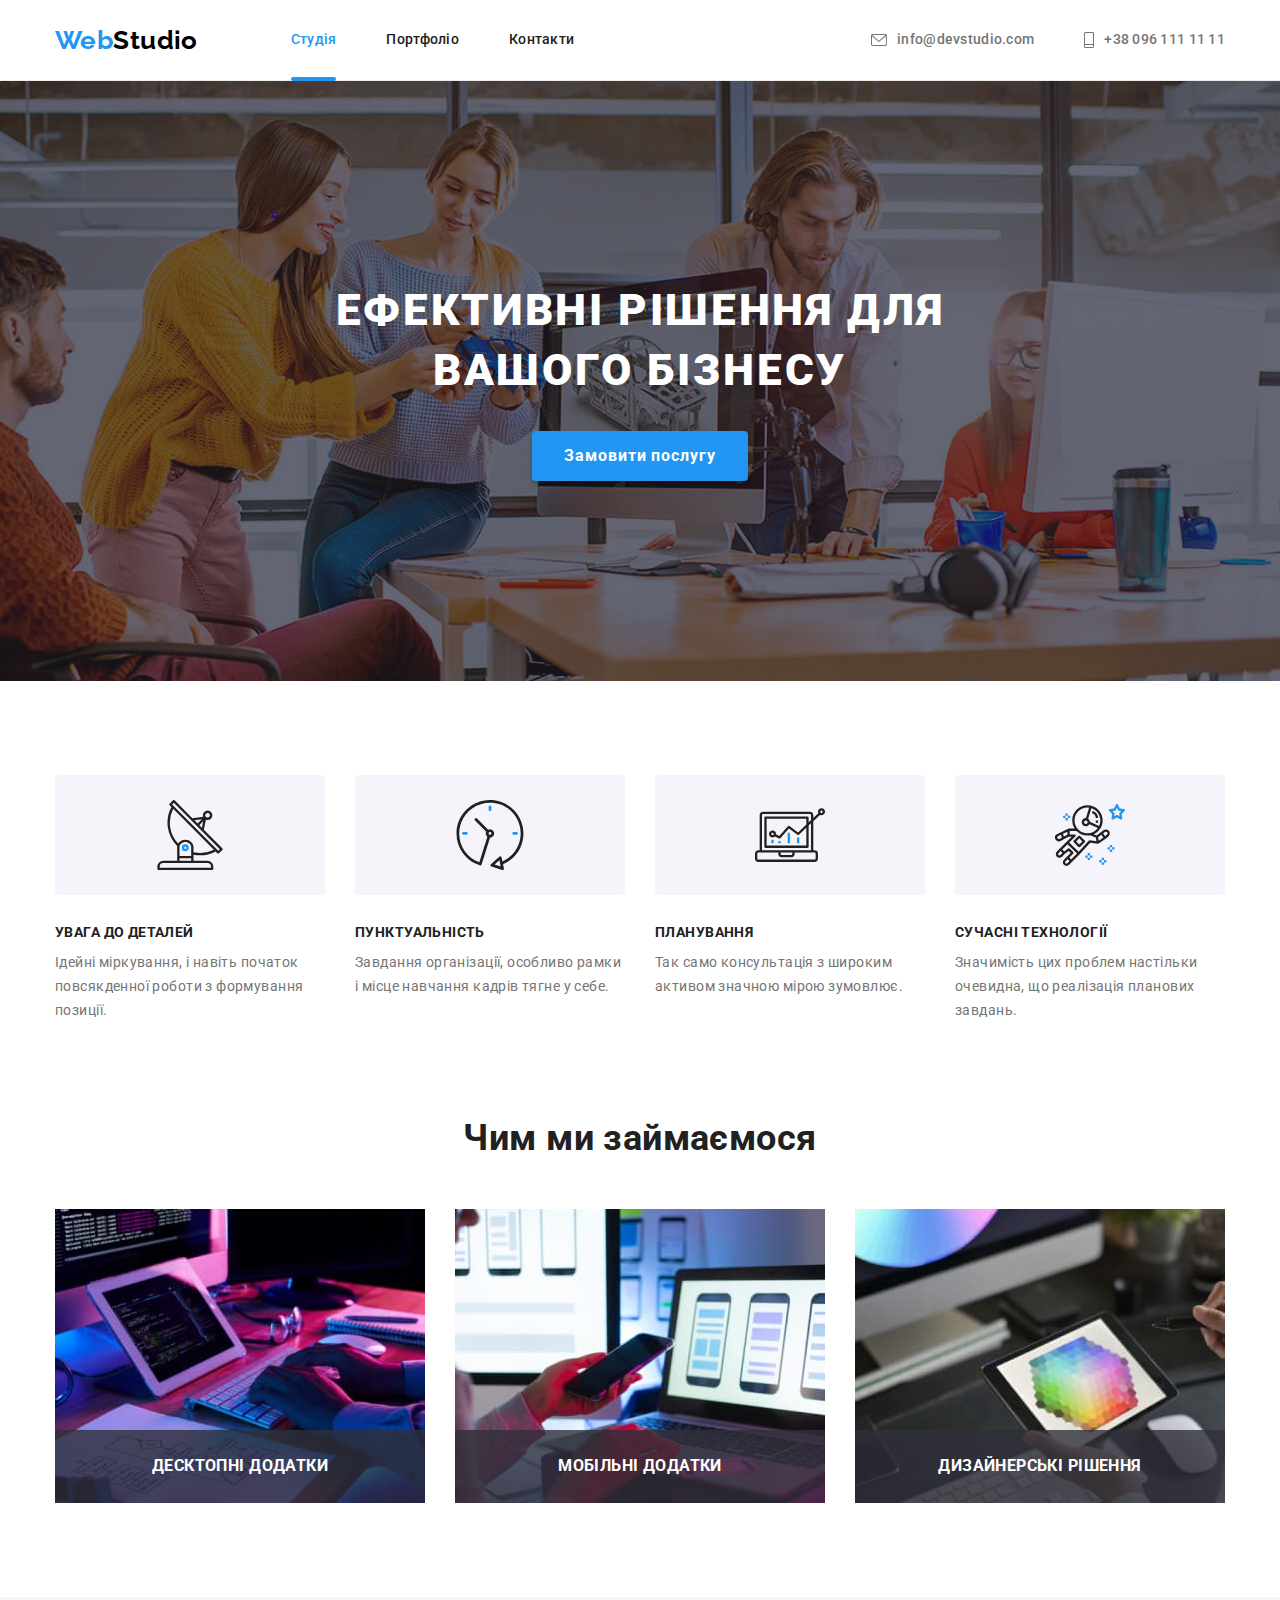
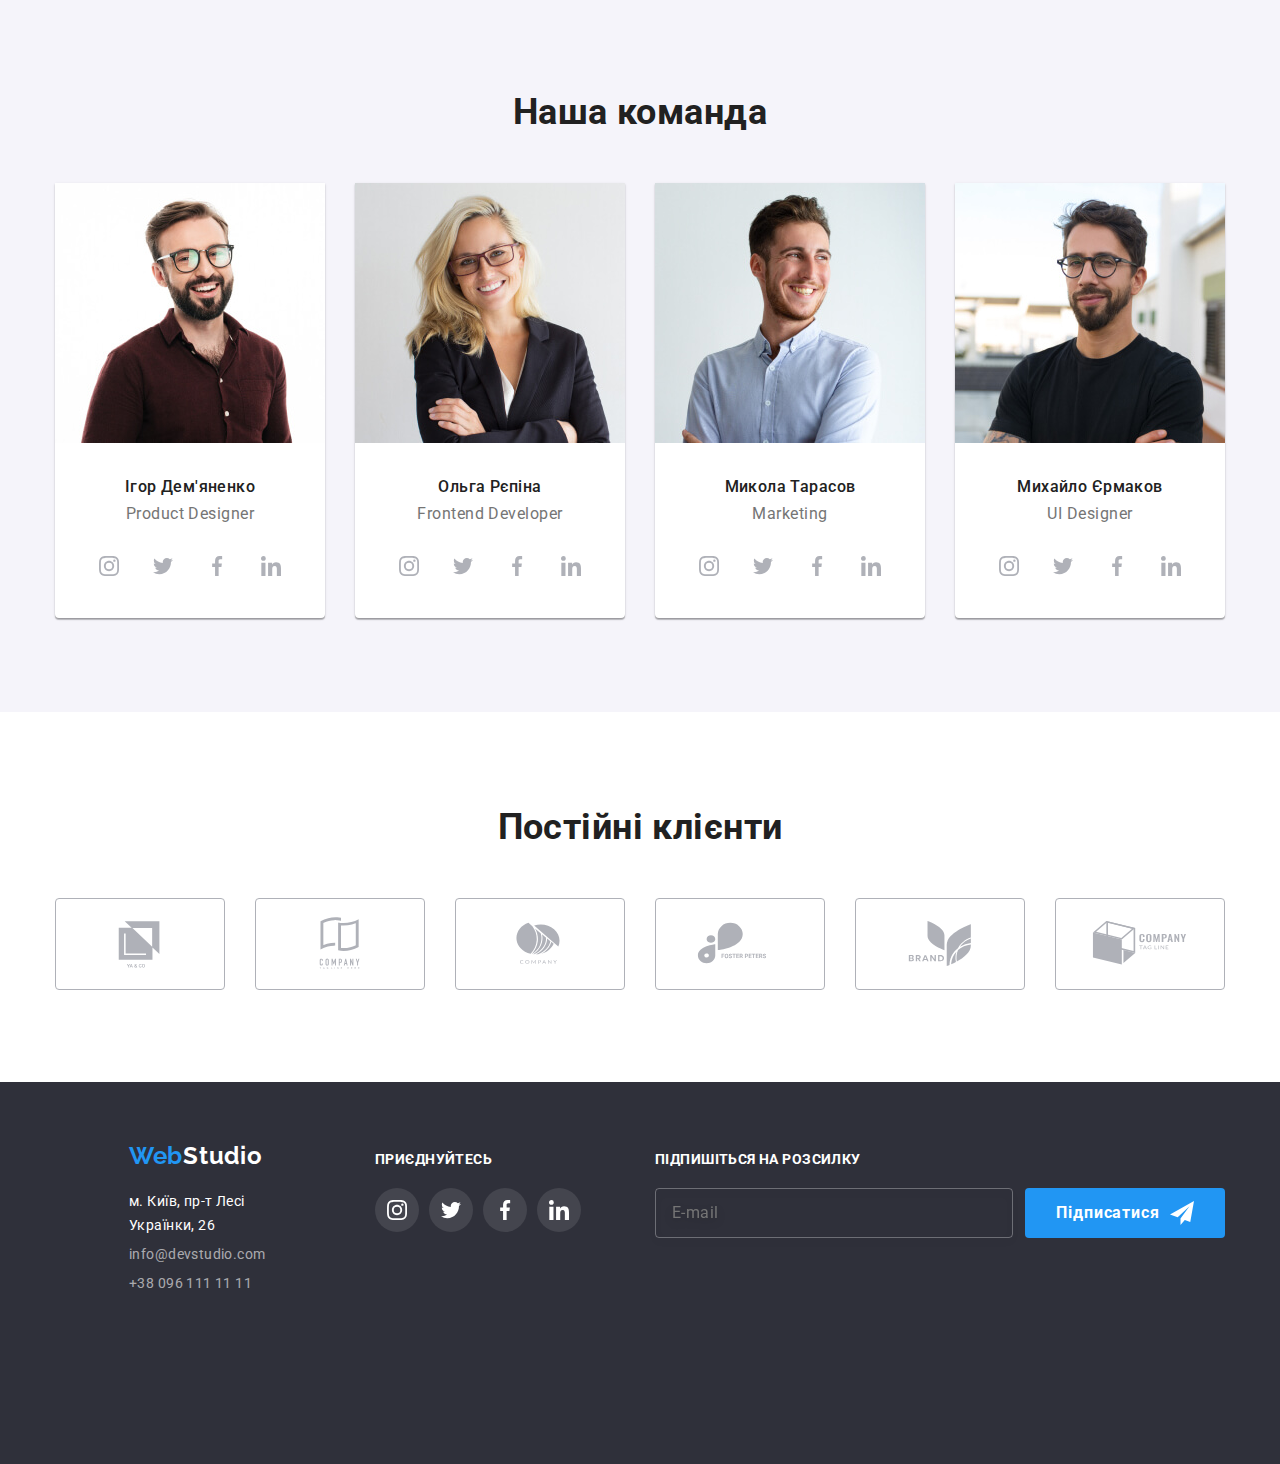
<file: index.html>
<!DOCTYPE html>
<html lang="uk">
  <head>
    <meta charset="UTF-8" />
    <meta http-equiv="X-UA-Compatible" content="IE=edge" />
    <meta name="viewport" content="width=device-width, initial-scale=1.0" />
    <title>Студія</title>
    <link rel="stylesheet" href="./css/main.min.css" />
  </head>
  <body>
    <header class="header">
      <div class="container" id="mobile-menu">
        <div class="header-mobile">
          <a class="header__logo-mobile" href="./index.html"
            >Web<span class="header__logo-accent">Studio</span>
          </a>
          <button
            class="mobile-header__button menu-toggle js-open-menu"
            type="button"
            aria-expanded="false"
            aria-controls="mobile-menu"
          >
            <svg
              class="icon-menu"
              width="24"
              height="24"
              aria-label="Мобільне меню"
            >
              <use href="./images/sptite4-mobil.svg#mobil-btn-menu"></use>
            </svg>
          </button>
        </div>
      </div>
      <div class="header__container container flex__container">
        <nav class="header__nav">
          <div class="nav__container">
            <a class="header__logo" href="./index.html"
              >Web<span class="header__logo-accent">Studio</span></a
            >
            <nav class="nav">
              <ul class="nav__links list">
                <li class="item">
                  <a href="./index.html" class="link current">Студія</a>
                </li>
                <li class="item">
                  <a href="./portfolio.html" class="link">Портфоліо</a>
                </li>
                <li class="item"><a href="" class="link">Контакти</a></li>
              </ul>
            </nav>
          </div>
        </nav>
        <div class="header__cont">
          <a class="cont__link" href="mailto:info@devstudio.com">
            <svg class="cont__icon" width="16" height="12">
              <use href="./images/symbol-defs.svg#contact-mail"></use>
            </svg>
            info@devstudio.com
          </a>
          <a class="cont__link" href="tel:+380961111111">
            <svg class="cont__icon" width="10" height="16">
              <use href="./images/symbol-defs.svg#contact-phone"></use>
            </svg>
            +38 096 111 11 11
          </a>
        </div>
      </div>
    </header>

    <!-- Мобільне меню -->
    <div class="container menu-container js-menu-container" id="mobile-menu">
      <button
        class="menu-container__button menu-toggle js-close-menu"
        type="button"
        aria-expanded="false"
        aria-controls="mobile-menu"
      >
        <svg
          class="icon-menu"
          width="24"
          height="24"
          aria-label="Мобільне меню"
        >
          <use href="./images/sptite4-mobil.svg#mobil-btn-close"></use>
        </svg>
      </button>
      <div class="mobile-menu">
        <nav class="site-nav mobile-nav">
          <ul class="list-navigation">
            <li class="navigation__item navigation__item-current">
              <a href="./index.html" class="navigation__link">Студія</a>
            </li>
            <li class="navigation__item">
              <a href="./portfolio.html" class="navigation__link">Портфоліо</a>
            </li>
            <li class="navigation__item">
              <a href="" class="navigation__link">Контакти</a>
            </li>
          </ul>
          <div>
            <ul class="mobile-contacts">
              <li class="mobile-contacts__item">
                <a
                  href="tel:+380961111111"
                  class="mobile-contacts__link mobile-contacts__link--number"
                  >+38 096 111 11 11</a
                >
              </li>
              <li class="mobile-contacts__item">
                <a
                  href="mailto:info@devstudio.com"
                  class="mobile-contacts__link mobile-contacts__link--mail"
                  >info@devstudio.com</a
                >
              </li>
            </ul>
            <ul class="social-list">
              <li class="social-list__item">
                <a class="social-list__link" href="#">Instagram</a>
              </li>
              <li class="social-list__item">
                <a class="social-list__link" href="#">Twitter</a>
              </li>
              <li class="social-list__item">
                <a class="social-list__link" href="#">Facebook</a>
              </li>
              <li class="social-list__item social-list__item--without">
                <a class="social-list__link" href="#">LinkedIn</a>
              </li>
            </ul>
          </div>
        </nav>
      </div>
    </div>
    <!-- Кінець мобільного меню -->

    <main>
      <section class="hero">
        <div class="container">
          <h1 class="hero__title">Ефективні рішення для<br />вашого бізнесу</h1>
          <div class="hero__btn">
            <button class="btn__item" type="button" data-modal-open>
              Замовити послугу
            </button>
          </div>
        </div>
      </section>
      <section class="section benefits">
        <div class="container benefits__container">
          <h2 class="visually-hidden">Переваги компанії</h2>
          <ul class="benefits__list list">
            <li class="benefit__item">
              <div class="benefit__icon">
                <svg width="70" height="70">
                  <use href="./images/symbol-defs.svg#benefit-antenna"></use>
                </svg>
              </div>
              <h3 class="benefit__title">увага до деталей</h3>
              <p>
                Ідейні міркування, і навіть початок повсякденної роботи з
                формування позиції.
              </p>
            </li>
            <li class="benefit__item">
              <div class="benefit__icon">
                <svg width="70" height="70">
                  <use href="./images/symbol-defs.svg#benefit-clock"></use>
                </svg>
              </div>
              <h3 class="benefit__title">пунктуальність</h3>
              <p>
                Завдання організації, особливо рамки і місце навчання кадрів
                тягне у себе.
              </p>
            </li>
            <li class="benefit__item">
              <div class="benefit__icon">
                <svg width="70" height="70">
                  <use href="./images/symbol-defs.svg#benefit-diagram"></use>
                </svg>
              </div>
              <h3 class="benefit__title">планування</h3>
              <p>
                Так само консультація з широким активом значною мірою зумовлює.
              </p>
            </li>
            <li class="benefit__item">
              <div class="benefit__icon">
                <svg width="70" height="70">
                  <use href="./images/symbol-defs.svg#benefit-astronaut"></use>
                </svg>
              </div>
              <h3 class="benefit__title">сучасні технології</h3>
              <p>
                Значимість цих проблем настільки очевидна, що реалізація
                планових завдань.
              </p>
            </li>
          </ul>
        </div>
      </section>
      <section class="section functions">
        <div class="container functions__container">
          <h2 class="section-title">Чим ми займаємося</h2>
          <ul class="list functions-list">
            <li class="function__item">
              <img src="./images/jpg/box1-1200.jpg" alt="box1" width="370" />
              <h3 class="function__descr">десктопні додатки</h3>
            </li>
            <li class="function__item">
              <img src="./images/jpg/box2-1200.jpg" alt="box2" width="370" />
              <h3 class="function__descr">мобільні додатки</h3>
            </li>
            <li class="function__item">
              <img src="./images/jpg/box3-1200.jpg" alt="box3" width="370" />
              <h3 class="function__descr">дизайнерські рішення</h3>
            </li>
          </ul>
        </div>
      </section>
      <section class="section team">
        <div class="container">
          <h2 class="section-title">Наша команда</h2>
          <ul class="list team-list">
            <li class="team-card">
              <picture>
                <source
                  srcset="
                    ./images/jpg/team1-480.jpg    1x,
                    ./images/jpg/team1-480@2x.jpg 2x
                  "
                  type="image/jpg"
                  media="(max-width: 767px)"
                />

                <source
                  srcset="
                    ./images/jpg/team1-1200.jpg    1x,
                    ./images/jpg/team1-1200@2x.jpg 2x
                  "
                  type="image/jpg"
                  media="(min-width: 1200px)"
                />

                <source
                  srcset="
                    ./images/jpg/team1-768.jpg    1x,
                    ./images/jpg/team1-768@2x.jpg 2x
                  "
                  type="image/jpg"
                  media="(min-width: 768px)"
                />
                <img src="./images/jpg/team1-1200.jpg" alt="Ігор Дем'яненко" />
              </picture>

              <!-- <img src="./images/team1.jpg" alt="team1" width="270"> -->
              <div class="team-member">
                <h3 class="team-name">Ігор Дем'яненко</h3>
                <p class="team-role">Product Designer</p>
                <ul class="list connect-team-logo">
                  <li class="sn-team-button">
                    <a
                      class="sn-team-link"
                      href="./"
                      aria-label="instagram"
                      target="blank"
                      rel="noffolow"
                    >
                      <svg class="sn-team-logo" width="20" height="20">
                        <use href="./images/symbol-defs.svg#sn-instagram"></use>
                      </svg>
                    </a>
                  </li>
                  <li class="sn-team-button">
                    <a
                      class="sn-team-link"
                      href="./"
                      aria-label="twitter"
                      target="blank"
                      rel="noffolow"
                    >
                      <svg class="sn-team-logo" width="20" height="20">
                        <use href="./images/symbol-defs.svg#sn-twitter"></use>
                      </svg>
                    </a>
                  </li>
                  <li class="sn-team-button">
                    <a
                      class="sn-team-link"
                      href="./"
                      aria-label="facebook"
                      target="blank"
                      rel="noffolow"
                    >
                      <svg class="sn-team-logo" width="20" height="20">
                        <use href="./images/symbol-defs.svg#sn-facebook"></use>
                      </svg>
                    </a>
                  </li>
                  <li class="sn-team-button">
                    <a
                      class="sn-team-link"
                      href="./"
                      aria-label="linkedin"
                      target="blank"
                      rel="noffolow"
                    >
                      <svg class="sn-team-logo" width="20" height="20">
                        <use href="./images/symbol-defs.svg#sn-linkedin"></use>
                      </svg>
                    </a>
                  </li>
                </ul>
              </div>
            </li>
            <li class="team-card">
              <picture>
                <source
                  srcset="
                    ./images/jpg/team2-480.jpg    1x,
                    ./images/jpg/team2-480@2x.jpg 2x
                  "
                  type="image/jpg"
                  media="(max-width: 767px)"
                />

                <source
                  srcset="
                    ./images/jpg/team2-1200.jpg    1x,
                    ./images/jpg/team2-1200@2x.jpg 2x
                  "
                  type="image/jpg"
                  media="(min-width: 1200px)"
                />

                <source
                  srcset="
                    ./images/jpg/team2-768.jpg    1x,
                    ./images/jpg/team2-768@2x.jpg 2x
                  "
                  type="image/jpg"
                  media="(min-width: 768px)"
                />
                <img src="./images/jpg/team2-1200.jpg" alt="Ольга Рєпіна" />
              </picture>

              <div class="team-member">
                <h3 class="team-name">Ольга Рєпіна</h3>
                <p class="team-role">Frontend Developer</p>
                <ul class="list connect-team-logo">
                  <li class="sn-team-button">
                    <a
                      class="sn-team-link"
                      href="./"
                      aria-label="instagram"
                      target="blank"
                      rel="noffolow"
                    >
                      <svg class="sn-team-logo" width="20" height="20">
                        <use href="./images/symbol-defs.svg#sn-instagram"></use>
                      </svg>
                    </a>
                  </li>
                  <li class="sn-team-button">
                    <a
                      class="sn-team-link"
                      href="./"
                      aria-label="twitter"
                      target="blank"
                      rel="noffolow"
                    >
                      <svg class="sn-team-logo" width="20" height="20">
                        <use href="./images/symbol-defs.svg#sn-twitter"></use>
                      </svg>
                    </a>
                  </li>
                  <li class="sn-team-button">
                    <a
                      class="sn-team-link"
                      href="./"
                      aria-label="facebook"
                      target="blank"
                      rel="noffolow"
                    >
                      <svg class="sn-team-logo" width="20" height="20">
                        <use href="./images/symbol-defs.svg#sn-facebook"></use>
                      </svg>
                    </a>
                  </li>
                  <li class="sn-team-button">
                    <a
                      class="sn-team-link"
                      href="./"
                      aria-label="linkedin"
                      target="blank"
                      rel="noffolow"
                    >
                      <svg class="sn-team-logo" width="20" height="20">
                        <use href="./images/symbol-defs.svg#sn-linkedin"></use>
                      </svg>
                    </a>
                  </li>
                </ul>
              </div>
            </li>
            <li class="team-card">
              <picture>
                <source
                  srcset="
                    ./images/jpg/team3-480.jpg    1x,
                    ./images/jpg/team3-480@2x.jpg 2x
                  "
                  type="image/jpg"
                  media="(max-width: 767px)"
                />

                <source
                  srcset="
                    ./images/jpg/team3-1200.jpg    1x,
                    ./images/jpg/team3-1200@2x.jpg 2x
                  "
                  type="image/jpg"
                  media="(min-width: 1200px)"
                />

                <source
                  srcset="
                    ./images/jpg/team3-768.jpg    1x,
                    ./images/jpg/team3-768@2x.jpg 2x
                  "
                  type="image/jpg"
                  media="(min-width: 768px)"
                />
                <img src="./images/jpg/team3-1200.jpg" alt="Микола Тарасов" />
              </picture>

              <div class="team-member">
                <h3 class="team-name">Микола Тарасов</h3>
                <p class="team-role">Marketing</p>
                <ul class="list connect-team-logo">
                  <li class="sn-team-button">
                    <a
                      class="sn-team-link"
                      href="./"
                      aria-label="instagram"
                      target="blank"
                      rel="noffolow"
                    >
                      <svg class="sn-team-logo" width="20" height="20">
                        <use href="./images/symbol-defs.svg#sn-instagram"></use>
                      </svg>
                    </a>
                  </li>
                  <li class="sn-team-button">
                    <a
                      class="sn-team-link"
                      href="./"
                      aria-label="twitter"
                      target="blank"
                      rel="noffolow"
                    >
                      <svg class="sn-team-logo" width="20" height="20">
                        <use href="./images/symbol-defs.svg#sn-twitter"></use>
                      </svg>
                    </a>
                  </li>
                  <li class="sn-team-button">
                    <a
                      class="sn-team-link"
                      href="./"
                      aria-label="facebook"
                      target="blank"
                      rel="noffolow"
                    >
                      <svg class="sn-team-logo" width="20" height="20">
                        <use href="./images/symbol-defs.svg#sn-facebook"></use>
                      </svg>
                    </a>
                  </li>
                  <li class="sn-team-button">
                    <a
                      class="sn-team-link"
                      href="./"
                      aria-label="linkedin"
                      target="blank"
                      rel="noffolow"
                    >
                      <svg class="sn-team-logo" width="20" height="20">
                        <use href="./images/symbol-defs.svg#sn-linkedin"></use>
                      </svg>
                    </a>
                  </li>
                </ul>
              </div>
            </li>
            <li class="team-card">
              <picture>
                <source
                  srcset="
                    ./images/jpg/team4-480.jpg    1x,
                    ./images/jpg/team4-480@2x.jpg 2x
                  "
                  type="image/jpg"
                  media="(max-width: 767px)"
                />

                <source
                  srcset="
                    ./images/jpg/team4-1200.jpg    1x,
                    ./images/jpg/team4-1200@2x.jpg 2x
                  "
                  type="image/jpg"
                  media="(min-width: 1200px)"
                />

                <source
                  srcset="
                    ./images/jpg/team4-768.jpg    1x,
                    ./images/jpg/team4-768@2x.jpg 2x
                  "
                  type="image/jpg"
                  media="(min-width: 768px)"
                />
                <img src="./images/jpg/team4-1200.jpg" alt="Михайло Єрмаков" />
              </picture>

              <div class="team-member">
                <h3 class="team-name">Михайло Єрмаков</h3>
                <p class="team-role">UI Designer</p>
                <ul class="list connect-team-logo">
                  <li class="sn-team-button">
                    <a
                      class="sn-team-link"
                      href="./"
                      aria-label="instagram"
                      target="blank"
                      rel="noffolow"
                    >
                      <svg class="sn-team-logo" width="20" height="20">
                        <use href="./images/symbol-defs.svg#sn-instagram"></use>
                      </svg>
                    </a>
                  </li>
                  <li class="sn-team-button">
                    <a
                      class="sn-team-link"
                      href="./"
                      aria-label="twitter"
                      target="blank"
                      rel="noffolow"
                    >
                      <svg class="sn-team-logo" width="20" height="20">
                        <use href="./images/symbol-defs.svg#sn-twitter"></use>
                      </svg>
                    </a>
                  </li>
                  <li class="sn-team-button">
                    <a
                      class="sn-team-link"
                      href="./"
                      aria-label="facebook"
                      target="blank"
                      rel="noffolow"
                    >
                      <svg class="sn-team-logo" width="20" height="20">
                        <use href="./images/symbol-defs.svg#sn-facebook"></use>
                      </svg>
                    </a>
                  </li>
                  <li class="sn-team-button">
                    <a
                      class="sn-team-link"
                      href="./"
                      aria-label="linkedin"
                      target="blank"
                      rel="noffolow"
                    >
                      <svg class="sn-team-logo" width="20" height="20">
                        <use href="./images/symbol-defs.svg#sn-linkedin"></use>
                      </svg>
                    </a>
                  </li>
                </ul>
              </div>
            </li>
          </ul>
        </div>
      </section>
      <section class="section clients">
        <div class="container">
          <h2 class="section-title">Постійні клієнти</h2>
          <ul class="list client client-list">
            <li class="client-item">
              <a
                class="client-button"
                href="./"
                aria-label="client1"
                target="blank"
                rel="noffolow"
              >
                <svg class="logo-client" width="106px" height="60px">
                  <use href="./images/symbol-defs.svg#logo-client-1"></use>
                </svg>
              </a>
            </li>
            <li class="client-item">
              <a
                class="client-button"
                href="./"
                aria-label="client2"
                target="blank"
                rel="noffolow"
              >
                <svg class="logo-client" width="106px" height="60px">
                  <use href="./images/symbol-defs.svg#logo-client-2"></use>
                </svg>
              </a>
            </li>
            <li class="client-item">
              <a
                class="client-button"
                href="./"
                aria-label="client3"
                target="blank"
                rel="noffolow"
              >
                <svg class="logo-client" width="106px" height="60px">
                  <use href="./images/symbol-defs.svg#logo-client-3"></use>
                </svg>
              </a>
            </li>
            <li class="client-item">
              <a
                class="client-button"
                href="./"
                aria-label="client4"
                target="blank"
                rel="noffolow"
              >
                <svg class="logo-client" width="106px" height="60px">
                  <use href="./images/symbol-defs.svg#logo-client-4"></use>
                </svg>
              </a>
            </li>
            <li class="client-item">
              <a
                class="client-button"
                href="./"
                aria-label="client5"
                target="blank"
                rel="noffolow"
              >
                <svg class="logo-client" width="106px" height="60px">
                  <use href="./images/symbol-defs.svg#logo-client-5"></use>
                </svg>
              </a>
            </li>
            <li class="client-item">
              <a
                class="client-button"
                href="./"
                aria-label="client6"
                target="blank"
                rel="noffolow"
              >
                <svg class="logo-client" width="106px" height="60px">
                  <use href="./images/symbol-defs.svg#logo-client-6"></use>
                </svg>
              </a>
            </li>
          </ul>
        </div>
      </section>
    </main>
    <footer class="head__footer">
      <div class="container footer">
        <div class="tablet__container">
          <div class="footer__adress">
            <a class="logo__footer" href="./index.html"
              >Web<span class="logo-accent-footer">Studio</span></a
            >
            <ul class="list footer__contacts">
              <li class="footer-adress-cont">
                <a
                  class="footer-adress"
                  href="https://goo.gl/maps/aK3BdBVCncxGQwm48"
                  target="blank"
                  rel="noopener noreferrer"
                  >м. Київ, пр-т Лесі Українки, 26</a
                >
              </li>
              <li class="footer-contact-cont">
                <a class="footer-contact" href="mailto:info@devstudio.com"
                  >info@devstudio.com</a
                >
              </li>
              <li class="footer-contact-cont">
                <a class="footer-contact" href="tel:+380961111111"
                  >+38 096 111 11 11</a
                >
              </li>
            </ul>
          </div>
          <div class="connect">
            <h3 class="title__connect">ПРИЄДНУЙТЕСЬ</h3>
            <ul class="list connect-logo">
              <li class="sn-button">
                <a
                  class="sn-link"
                  href="./"
                  aria-label="instagram"
                  target="blank"
                  rel="noffolow"
                >
                  <svg class="sn-logo" width="20" height="20">
                    <use
                      href="./images/symbol-defs.svg#sn-instagram"
                      target="blank"
                      rel="noffolow"
                    ></use>
                  </svg>
                </a>
              </li>
              <li class="sn-button">
                <a
                  class="sn-link"
                  href="./"
                  aria-label="twitter"
                  target="blank"
                  rel="noffolow"
                >
                  <svg class="sn-logo" width="20" height="20">
                    <use
                      href="./images/symbol-defs.svg#sn-twitter"
                      target="blank"
                      rel="noffolow"
                    ></use>
                  </svg>
                </a>
              </li>
              <li class="sn-button">
                <a
                  class="sn-link"
                  href="./"
                  aria-label="facebook"
                  target="blank"
                  rel="noffolow"
                >
                  <svg class="sn-logo" width="20" height="20">
                    <use
                      href="./images/symbol-defs.svg#sn-facebook"
                      target="blank"
                      rel="noffolow"
                    ></use>
                  </svg>
                </a>
              </li>
              <li class="sn-button">
                <a
                  class="sn-link"
                  href="./"
                  aria-label="linkedin"
                  target="blank"
                  rel="noffolow"
                >
                  <svg class="sn-logo" width="20" height="20">
                    <use
                      href="./images/symbol-defs.svg#sn-linkedin"
                      target="blank"
                      rel="noffolow"
                    ></use>
                  </svg>
                </a>
              </li>
            </ul>
          </div>
        </div>

        <div class="footer-subscribe-conrainer">
          <div class="footer-subscribe-label">
            <label class="title-subscribe" for="email"
              >Підпишіться на розсилку</label
            >
            <input
              class="imput-email"
              name="email"
              type="email"
              id="email"
              placeholder="E-mail"
            />
          </div>
          <button type="submit" class="footer-btn">
            Підписатися
            <svg class="footer-send" width="24" height="24">
              <use href="./images/sptite3.svg#footer-send"></use>
            </svg>
          </button>
        </div>
      </div>
    </footer>

    <!-- Модальне вікно -->
    <div class="backdrop is-hidden" data-modal>
      <div class="modal">
        <button type="button" class="close-btn" data-modal-close>
          <svg class="svg-close-btn" width="18" height="18">
            <use href="./images/modal/sprite-modal.svg#close-btn"></use>
          </svg>
        </button>
        <form class="modal-main-form" autocomplete="off">
          <span class="modal-form-title"
            >Залиште свої дані, ми вам передзвонимо</span
          >
          <div class="input-area">
            <label class="form-label" for="name"
              >Ім'я
              <input
                class="form-input"
                name="name"
                type="text"
                id="name"
                required
                minlength="3"
                maxlength="20"
              />
              <svg class="modal-icon" width="18" height="18">
                <use href="./images/sptite3.svg#modal-person"></use>
              </svg>
            </label>
          </div>
          <div class="input-area">
            <label class="form-label" for="name"
              >Телефон
              <input
                class="form-input"
                name="phone"
                type="text"
                id="phone"
                required
                minlength="3"
                maxlength="20"
              />
              <svg class="modal-icon" width="18" height="18">
                <use href="./images/sptite3.svg#modal-phone"></use>
              </svg>
            </label>
          </div>
          <div class="input-area">
            <label class="form-label" for="name"
              >Пошта
              <input
                class="form-input"
                name="email"
                type="text"
                id="email"
                required
                minlength="3"
                maxlength="20"
              />
              <svg class="modal-icon" width="18" height="18">
                <use href="./images/sptite3.svg#modal-email"></use>
              </svg>
            </label>
          </div>
          <div class="input-area">
            <label class="form-label" for="comment">Коментар</label>
            <textarea
              class="form-text-area"
              id="comment"
              placeholder="Введіть текст"
            ></textarea>
          </div>
          <div class="accept">
            <input
              class="privacy-input"
              type="checkbox"
              name="privacy"
              id="privacy-check"
              value=""
            />
            <label class="privacy" for="privacy-check">
              <svg class="modal-check" width="16" height="15">
                <use href="./images/sptite3.svg#modal-check"></use>
              </svg>
              <span class="privacy-wrapp"
                >Погоджуюся з розсилкою та приймаю</span
              >
              <a class="form-link" href="/">Умови договору</a>
            </label>
          </div>
          <button class="form__btn" type="submit">Відправити</button>
        </form>
      </div>
    </div>
    <!-- Кінець модального вікна -->

    <script src="./js/modal.js"></script>
    <script src="./js/mobile-menu.js"></script>
  </body>
</html>
</file>
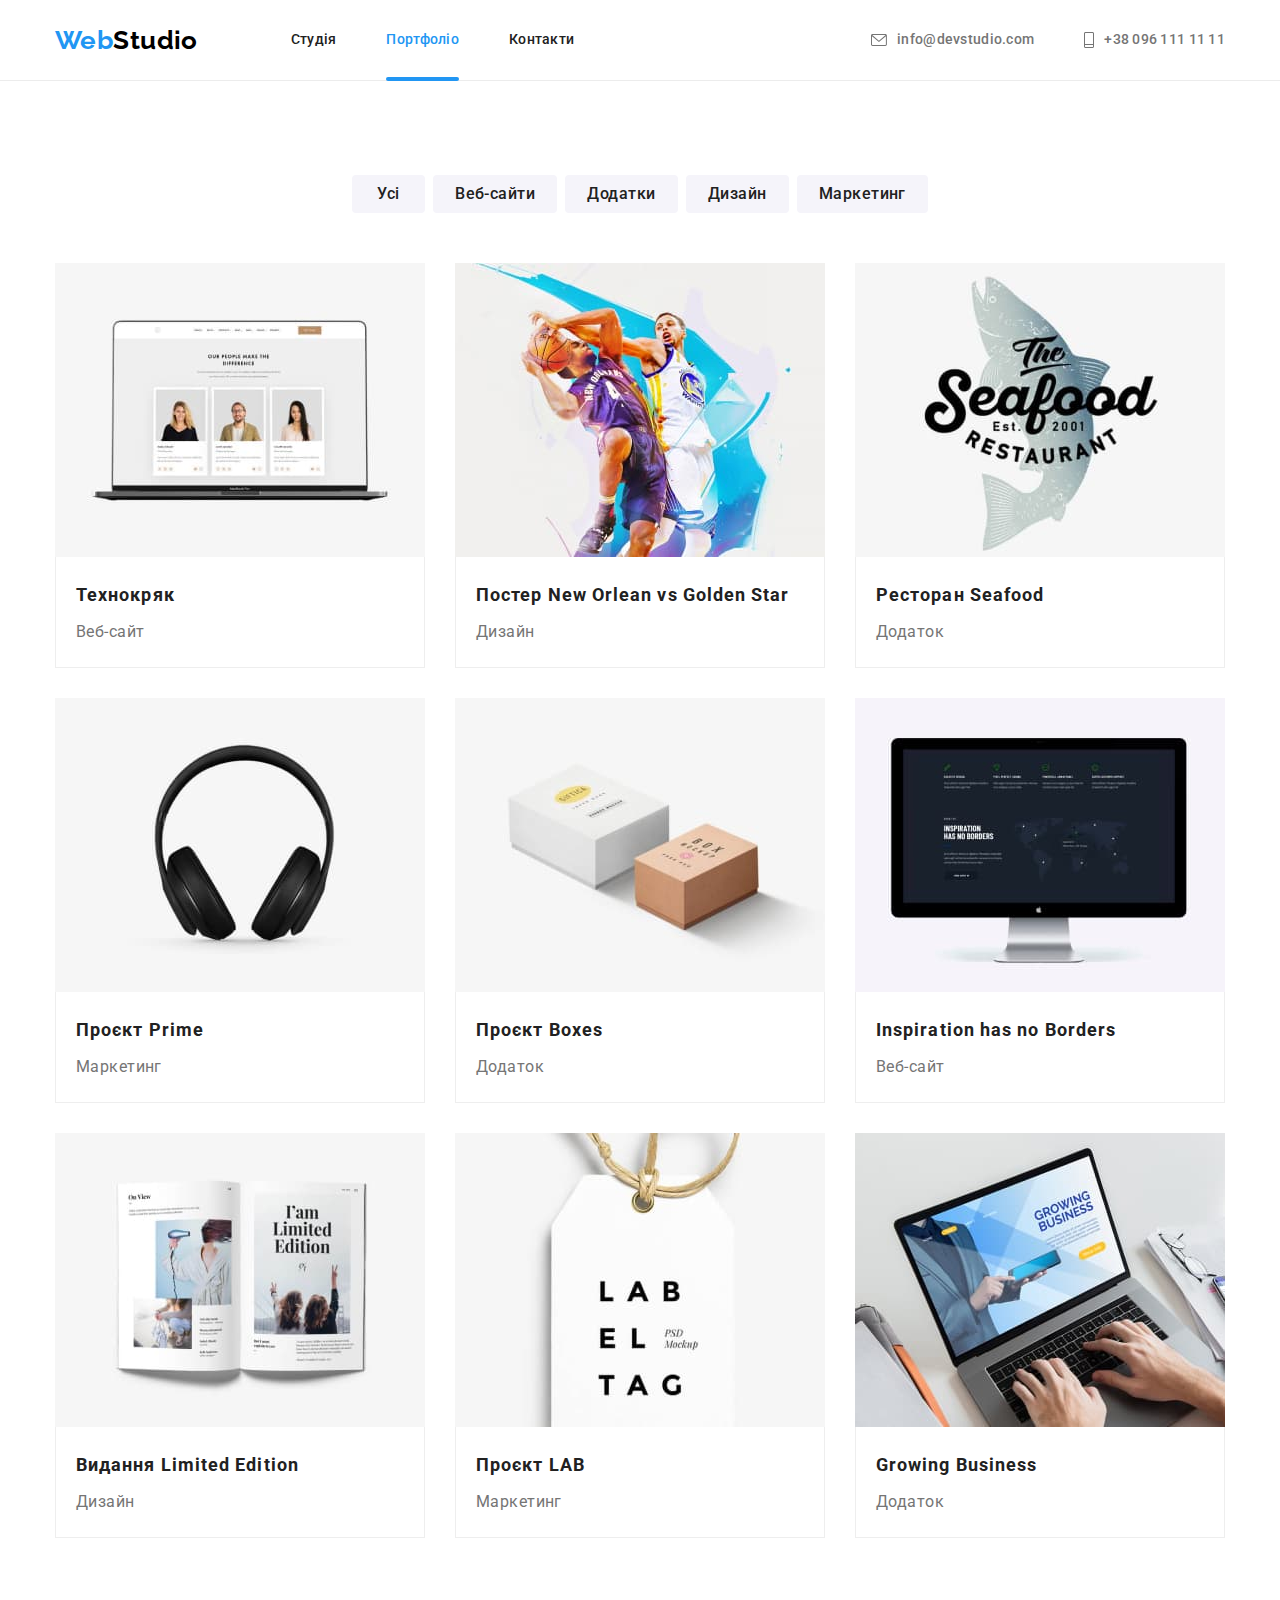
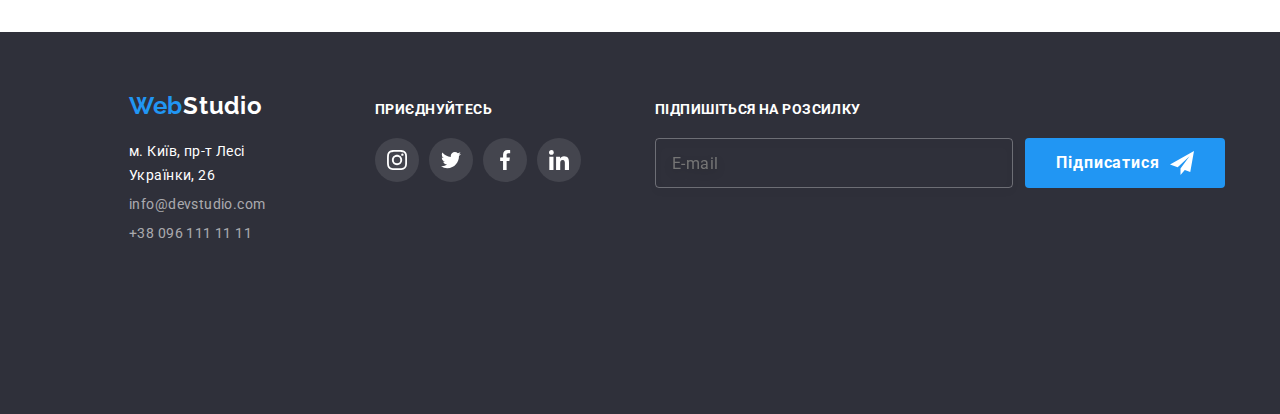
<file: portfolio.html>
<!DOCTYPE html>
<html lang="uk">
  <head>
    <meta charset="UTF-8" />
    <meta http-equiv="X-UA-Compatible" content="IE=edge" />
    <meta name="viewport" content="width=device-width, initial-scale=1.0" />
    <title>Портфоліо</title>
    <link rel="stylesheet" href="./css/main.min.css" />
  </head>
  <body>
    <header class="header">
      <div class="container" id="mobile-menu">
        <div class="header-mobile">
          <a class="header__logo-mobile" href="./index.html"
            >Web<span class="header__logo-accent">Studio</span></a
          >
          <button
            class="mobile-header__button menu-toggle js-open-menu"
            type="button"
            aria-expanded="false"
            aria-controls="mobile-menu"
          >
            <svg class="icon-menu" width="24" height="24" aria-label="Мобільне меню">
              <use href="./images/sptite4-mobil.svg#mobil-btn-menu"></use>
            </svg>
          </button>
        </div>
      </div>
      <div class="header__container container flex__container">
        <nav class="header__nav">
          <div class="nav__container">
            <a class="header__logo" href="./index.html"
              >Web<span class="header__logo-accent">Studio</span></a
            >
            <nav class="nav">
              <ul class="nav__links list">
                <li class="item">
                  <a href="./index.html" class="link">Студія</a>
                </li>
                <li class="item">
                  <a href="./portfolio.html" class="link current">Портфоліо</a>
                </li>
                <li class="item"><a href="" class="link">Контакти</a></li>
              </ul>
            </nav>
          </div>
        </nav>
        <div class="header__cont">
          <a class="cont__link" href="mailto:info@devstudio.com">
            <svg class="cont__icon" width="16" height="12">
              <use href="./images/symbol-defs.svg#contact-mail"></use>
            </svg>
            info@devstudio.com
          </a>
          <a class="cont__link" href="tel:+380961111111">
            <svg class="cont__icon" width="10" height="16">
              <use href="./images/symbol-defs.svg#contact-phone"></use>
            </svg>
            +38 096 111 11 11
          </a>
        </div>
      </div>
    </header>
    <main>
      <section class="section portfolio">
        <div class="container">
          <!-- <h1 class="">Заголовок порфоліо</h1> -->
          <ul class="list portfolio-btn-cont">
            <li class="portfolio-nav">
              <button class="btn-gray" type="button">Усі</button>
            </li>
            <li class="portfolio-nav">
              <button class="btn-gray" type="button">Веб-сайти</button>
            </li>
            <li class="portfolio-nav">
              <button class="btn-gray" type="button">Додатки</button>
            </li>
            <li class="portfolio-nav">
              <button class="btn-gray" type="button">Дизайн</button>
            </li>
            <li class="portfolio-nav">
              <button class="btn-gray" type="button">Маркетинг</button>
            </li>
          </ul>
          <ul class="list portfolio-section">
            <li class="portfolio-list">
              <div class="portfolio-ovelay">
                <img
                  class="img"
                  src="./images/portfolio/portfolio1.jpg"
                  alt="portfolio1"
                  width="370"
                />
                <p class="portfolio-ovelay-text">
                  Ресурс пропонує комплексні пропозиції з різним рівнем функціоналу та сервісів. Все
                  це дозволить відвідувачу отримати вичерпні відомості про компанію чи приватну
                  особу.
                </p>
              </div>
              <div class="portfolio-dsr">
                <h2 class="portfolio-list-title">Технокряк</h2>
                <p class="portfolio-list-text">Веб-сайт</p>
              </div>
            </li>
            <li class="portfolio-list">
              <div class="portfolio-ovelay">
                <img
                  class="img"
                  src="./images/portfolio/portfolio2.jpg"
                  alt="portfolio2"
                  width="370"
                />
                <p class="portfolio-ovelay-text">
                  Ресурс пропонує комплексні пропозиції з різним рівнем функціоналу та сервісів. Все
                  це дозволить відвідувачу отримати вичерпні відомості про компанію чи приватну
                  особу.
                </p>
              </div>
              <div class="portfolio-dsr">
                <h2 class="portfolio-list-title">Постер New Orlean vs Golden Star</h2>
                <p class="portfolio-list-text">Дизайн</p>
              </div>
            </li>
            <li class="portfolio-list">
              <div class="portfolio-ovelay">
                <img
                  class="img"
                  src="./images/portfolio/portfolio3.jpg"
                  alt="portfolio3"
                  width="370"
                />
                <p class="portfolio-ovelay-text">
                  Ресурс пропонує комплексні пропозиції з різним рівнем функціоналу та сервісів. Все
                  це дозволить відвідувачу отримати вичерпні відомості про компанію чи приватну
                  особу.
                </p>
              </div>
              <div class="portfolio-dsr">
                <h2 class="portfolio-list-title">Ресторан Seafood</h2>
                <p class="portfolio-list-text">Додаток</p>
              </div>
            </li>
            <li class="portfolio-list">
              <div class="portfolio-ovelay">
                <img
                  class="img"
                  src="./images/portfolio/portfolio4.jpg"
                  alt="portfolio4"
                  width="370"
                />
                <p class="portfolio-ovelay-text">
                  Ресурс пропонує комплексні пропозиції з різним рівнем функціоналу та сервісів. Все
                  це дозволить відвідувачу отримати вичерпні відомості про компанію чи приватну
                  особу.
                </p>
              </div>
              <div class="portfolio-dsr">
                <h2 class="portfolio-list-title">Проєкт Prime</h2>
                <p class="portfolio-list-text">Маркетинг</p>
              </div>
            </li>
            <li class="portfolio-list">
              <div class="portfolio-ovelay">
                <img
                  class="img"
                  src="./images/portfolio/portfolio5.jpg"
                  alt="portfolio5"
                  width="370"
                />
                <p class="portfolio-ovelay-text">
                  Ресурс пропонує комплексні пропозиції з різним рівнем функціоналу та сервісів. Все
                  це дозволить відвідувачу отримати вичерпні відомості про компанію чи приватну
                  особу.
                </p>
              </div>
              <div class="portfolio-dsr">
                <h2 class="portfolio-list-title">Проєкт Boxes</h2>
                <p class="portfolio-list-text">Додаток</p>
              </div>
            </li>
            <li class="portfolio-list">
              <div class="portfolio-ovelay">
                <img
                  class="img"
                  src="./images/portfolio/portfolio6.jpg"
                  alt="portfolio6"
                  width="370"
                />
                <p class="portfolio-ovelay-text">
                  Ресурс пропонує комплексні пропозиції з різним рівнем функціоналу та сервісів. Все
                  це дозволить відвідувачу отримати вичерпні відомості про компанію чи приватну
                  особу.
                </p>
              </div>
              <div class="portfolio-dsr">
                <h2 class="portfolio-list-title">Inspiration has no Borders</h2>
                <p class="portfolio-list-text">Веб-сайт</p>
              </div>
            </li>
            <li class="portfolio-list">
              <div class="portfolio-ovelay">
                <img
                  class="img"
                  src="./images/portfolio/portfolio7.jpg"
                  alt="portfolio7"
                  width="370"
                />
                <p class="portfolio-ovelay-text">
                  Ресурс пропонує комплексні пропозиції з різним рівнем функціоналу та сервісів. Все
                  це дозволить відвідувачу отримати вичерпні відомості про компанію чи приватну
                  особу.
                </p>
              </div>
              <div class="portfolio-dsr">
                <h2 class="portfolio-list-title">Видання Limited Edition</h2>
                <p class="portfolio-list-text">Дизайн</p>
              </div>
            </li>
            <li class="portfolio-list">
              <div class="portfolio-ovelay">
                <img
                  class="img"
                  src="./images/portfolio/portfolio8.jpg"
                  alt="portfolio8"
                  width="370"
                />
                <p class="portfolio-ovelay-text">
                  Ресурс пропонує комплексні пропозиції з різним рівнем функціоналу та сервісів. Все
                  це дозволить відвідувачу отримати вичерпні відомості про компанію чи приватну
                  особу.
                </p>
              </div>
              <div class="portfolio-dsr">
                <h2 class="portfolio-list-title">Проєкт LAB</h2>
                <p class="portfolio-list-text">Маркетинг</p>
              </div>
            </li>
            <li class="portfolio-list">
              <div class="portfolio-ovelay">
                <img
                  class="img"
                  src="./images/portfolio/portfolio9.jpg"
                  alt="portfolio9"
                  width="370"
                />
                <p class="portfolio-ovelay-text">
                  Ресурс пропонує комплексні пропозиції з різним рівнем функціоналу та сервісів. Все
                  це дозволить відвідувачу отримати вичерпні відомості про компанію чи приватну
                  особу.
                </p>
              </div>
              <div class="portfolio-dsr">
                <h2 class="portfolio-list-title">Growing Business</h2>
                <p class="portfolio-list-text">Додаток</p>
              </div>
            </li>
          </ul>
        </div>
      </section>
    </main>
    <footer class="head__footer">
      <div class="container footer">
        <div class="tablet__container">
          <div class="footer__adress">
            <a class="logo__footer" href="./index.html"
              >Web<span class="logo-accent-footer">Studio</span></a
            >
            <ul class="list footer__contacts">
              <li class="footer-adress-cont">
                <a
                  class="footer-adress"
                  href="https://goo.gl/maps/aK3BdBVCncxGQwm48"
                  target="blank"
                  rel="noopener noreferrer"
                  >м. Київ, пр-т Лесі Українки, 26</a
                >
              </li>
              <li class="footer-contact-cont">
                <a class="footer-contact" href="mailto:info@devstudio.com">info@devstudio.com</a>
              </li>
              <li class="footer-contact-cont">
                <a class="footer-contact" href="tel:+380961111111">+38 096 111 11 11</a>
              </li>
            </ul>
          </div>
          <div class="connect">
            <h3 class="title__connect">ПРИЄДНУЙТЕСЬ</h3>
            <ul class="list connect-logo">
              <li class="sn-button">
                <a class="sn-link" href="./" aria-label="instagram" target="blank" rel="noffolow">
                  <svg class="sn-logo" width="20" height="20">
                    <use
                      href="./images/symbol-defs.svg#sn-instagram"
                      target="blank"
                      rel="noffolow"
                    ></use>
                  </svg>
                </a>
              </li>
              <li class="sn-button">
                <a class="sn-link" href="./" aria-label="twitter" target="blank" rel="noffolow">
                  <svg class="sn-logo" width="20" height="20">
                    <use
                      href="./images/symbol-defs.svg#sn-twitter"
                      target="blank"
                      rel="noffolow"
                    ></use>
                  </svg>
                </a>
              </li>
              <li class="sn-button">
                <a class="sn-link" href="./" aria-label="facebook" target="blank" rel="noffolow">
                  <svg class="sn-logo" width="20" height="20">
                    <use
                      href="./images/symbol-defs.svg#sn-facebook"
                      target="blank"
                      rel="noffolow"
                    ></use>
                  </svg>
                </a>
              </li>
              <li class="sn-button">
                <a class="sn-link" href="./" aria-label="linkedin" target="blank" rel="noffolow">
                  <svg class="sn-logo" width="20" height="20">
                    <use
                      href="./images/symbol-defs.svg#sn-linkedin"
                      target="blank"
                      rel="noffolow"
                    ></use>
                  </svg>
                </a>
              </li>
            </ul>
          </div>
        </div>

        <div class="footer-subscribe-conrainer">
          <div class="footer-subscribe-label">
            <label class="title-subscribe" for="email">Підпишіться на розсилку</label>
            <input class="imput-email" name="email" type="email" id="email" placeholder="E-mail" />
          </div>
          <button type="submit" class="footer-btn">
            Підписатися
            <svg class="footer-send" width="24" height="24">
              <use href="./images/sptite3.svg#footer-send"></use>
            </svg>
          </button>
        </div>
      </div>
    </footer>

    <script src="./js/modal.js"></script>
    <script src="./js/mobile-menu.js"></script>
  </body>
</html>
</file>
<file: css/main.min.css>
@import"https://fonts.googleapis.com/css2?family=Raleway:wght@700&family=Roboto:wght@400;500;700;900&display=swap";/*! modern-normalize v1.1.0 | MIT License | https://github.com/sindresorhus/modern-normalize */*,::before,::after{box-sizing:border-box}html{-moz-tab-size:4;-o-tab-size:4;tab-size:4}html{line-height:1.15;-webkit-text-size-adjust:100%}body{margin:0}body{font-family:system-ui,-apple-system,"Segoe UI",Roboto,Helvetica,Arial,sans-serif,"Apple Color Emoji","Segoe UI Emoji"}hr{height:0;color:inherit}abbr[title]{-webkit-text-decoration:underline dotted;text-decoration:underline dotted}b,strong{font-weight:bolder}code,kbd,samp,pre{font-family:ui-monospace,SFMono-Regular,Consolas,"Liberation Mono",Menlo,monospace;font-size:1em}small{font-size:80%}sub,sup{font-size:75%;line-height:0;position:relative;vertical-align:baseline}sub{bottom:-0.25em}sup{top:-0.5em}table{text-indent:0;border-color:inherit}button,input,optgroup,select,textarea{font-family:inherit;font-size:100%;line-height:1.15;margin:0}button,select{text-transform:none}button,[type=button],[type=reset],[type=submit]{-webkit-appearance:button}::-moz-focus-inner{border-style:none;padding:0}:-moz-focusring{outline:1px dotted ButtonText}:-moz-ui-invalid{box-shadow:none}legend{padding:0}progress{vertical-align:baseline}::-webkit-inner-spin-button,::-webkit-outer-spin-button{height:auto}[type=search]{-webkit-appearance:textfield;outline-offset:-2px}::-webkit-search-decoration{-webkit-appearance:none}::-webkit-file-upload-button{-webkit-appearance:button;font:inherit}summary{display:list-item}html{box-sizing:border-box}*,*::before,*::after{box-sizing:inherit}h1,h2,h3,h4,h5,h6,p{margin:0;padding:0}ul{list-style:none;margin:0;padding:0}img{display:block;width:100%;height:auto}body{background-color:var(--primary-bgr-color);font-family:"Roboto",sans-serif;font-weight:400;font-size:14px;line-height:1.71;letter-spacing:.03em;color:var(--primary-text-colour)}a{color:inherit;text-decoration:none}.list{list-style:none;padding:0;margin:0}.visually-hidden{position:absolute;width:1px;height:1px;margin:-1px;padding:0;overflow:hidden;border:0;clip:rect(0 0 0 0)}:root{--primary-text-colour: #757575;--title-text-colour: #212121;--logo-text-color: #000000;--accent-text-color: #2196F3;--hero-text-color: #FFFFFF;--primary-bgr-color: #ffffff;--secondary-bgr-color: #F5F4FA;--footer-brt-color: #2F303A}.section{padding:60px 0}@media screen and (min-width: 1200px){.section{padding-top:94px;padding-bottom:94px}}.container{width:100%;margin-left:auto;margin-right:auto;padding-left:15px;padding-right:15px}@media screen and (min-width: 480px){.container{padding-left:15px;padding-right:15px}}@media screen and (min-width: 480px){.container{width:480px}}@media screen and (min-width: 768px){.container{width:768px}}@media screen and (min-width: 1200px){.container{width:1200px}}@media screen and (min-width: 768px){.flex__container{display:flex;align-items:center}}.section-title{font-weight:700;font-size:28px;line-height:1.17;color:var(--title-text-colour);text-align:center;margin-bottom:30px}@media screen and (min-width: 1200px){.section-title{margin-bottom:50px;font-size:36px}}.header{border-bottom:1px solid #ececec}.header__container{justify-content:space-between}@media screen and (max-width: 767px){.header__container{display:none}}.header__nav{display:flex;align-items:center;justify-content:space-between}.nav__container{display:flex;align-items:center}.header__logo{text-decoration:none;font-family:"Raleway";font-weight:700;font-size:26px;line-height:1.19;color:var(--accent-text-color);margin-right:93px}.header__logo-accent{color:var(--logo-text-color)}@media screen and (min-width: 1200px){.header__cont{display:flex;align-items:center}}@media screen and (min-width: 1200px){.header__cont .cont__link:not(:last-child){margin-right:50px}}.nav__links{display:flex}.nav__links .item:not(:last-child){margin-right:50px}.nav .link{display:block;padding-top:32px;padding-bottom:32px;text-decoration:none;color:var(--title-text-colour);font-weight:500;font-size:14px;line-height:1.14;letter-spacing:.02em;transition:color 250ms cubic-bezier(0.4, 0, 0.2, 1)}.nav .link:focus,.nav .link:hover{color:var(--accent-text-color)}.nav .current{color:var(--accent-text-color);position:relative}.nav .current::after{content:"";position:absolute;left:0;bottom:0;display:block;width:100%;height:4px;background-color:var(--accent-text-color);border-radius:2px;bottom:-1px}.cont__link{text-decoration:none;color:var(--primary-text-colour);display:flex}@media screen and (min-width: 768px){.cont__link{font-weight:500;font-size:12px;line-height:1.17;letter-spacing:.02em}}@media screen and (min-width: 1200px){.cont__link{align-items:center;justify-content:center;font-weight:500;font-size:14px;line-height:1.14;letter-spacing:.02em;padding-top:32px;padding-bottom:32px;transition:color 250ms cubic-bezier(0.4, 0, 0.2, 1)}}.cont__link:focus,.cont__link:hover{color:var(--accent-text-color)}@media screen and (min-width: 768px)and (max-width: 1199px){.cont__link+.cont__link{margin-top:10px}}.cont__icon{margin-right:10px;fill:currentColor}.header-mobile{display:flex;align-items:center;height:60px;padding-top:10px;padding-bottom:10px;justify-content:space-between}@media screen and (min-width: 768px){.header-mobile{display:none}}.header__logo-mobile{text-decoration:none;font-family:"Raleway";font-weight:700;font-size:24px;line-height:1.17;letter-spacing:.03em;color:var(--accent-text-color)}.menu-toggle{display:flex;align-items:center;justify-content:center;min-width:40px;min-height:40px;border:none;background-color:rgba(0,0,0,0);padding:0;cursor:pointer}.icon-menu{fill:#000}@media screen and (min-width: 768px){.menu-container,.menu-toggle{display:none}}@media screen and (max-width: 767px){.menu-container{display:flex;z-index:10;position:fixed;background-color:#fff;top:0;right:0;width:100%;height:100%;overflow-y:auto;padding-top:48px;padding-left:40px;padding-bottom:38px;transform:translateX(100%);transition:transform 250ms cubic-bezier(0.4, 0, 0.2, 1)}.menu-container__button{position:absolute;top:10px;right:15px}}@media screen and (max-width: 767px){.menu-container.is-open{transform:translateX(0)}}@media screen and (max-width: 767px){.mobile-menu{display:flex}}@media screen and (min-width: 768px){.site-nav{display:flex;align-items:center;justify-content:center}}.navigation__item{font-weight:500;font-size:40px;line-height:1.17;letter-spacing:.02em;transition:color 250ms cubic-bezier(0.4, 0, 0.2, 1);color:#000}.navigation__item-current{color:var(--accent-text-color)}.navigation__item+.navigation__item{margin-top:35px}@media screen and (max-width: 767px){.mobile-nav{display:flex;flex-direction:column;justify-content:space-between}}@media screen and (max-width: 767px){.mobile-contacts{display:flex;flex-direction:column;margin-bottom:64px}}@media screen and (max-width: 767px){.mobile-contacts__item:not(:last-child){margin-bottom:32px}}@media screen and (min-width: 768px)and (max-width: 1199px){.mobile-contacts__item:not(:last-child){margin-top:10px}}@media screen and (min-width: 1200px){.mobile-contacts__item:not(:last-child){margin-left:30px}}.mobile-contacts__link--number{font-weight:500;color:#2196f3;letter-spacing:.02em}@media screen and (max-width: 479.9px){.mobile-contacts__link--number{font-size:24px;line-height:1.17;letter-spacing:.02em}}@media screen and (min-width: 480px)and (max-width: 767px){.mobile-contacts__link--number{font-size:34px;line-height:1.18}}@media screen and (max-width: 767px){.mobile-contacts__link--mail{font-weight:500;font-size:24px;line-height:1.17;letter-spacing:.02em}}@media screen and (max-width: 767px){.social-list{display:flex;flex-wrap:wrap}}.social-list__item{display:flex;align-items:center;margin-bottom:10px}.social-list__item{display:flex;align-items:center;margin-bottom:10px}.social-list__item::after{display:block;content:"";margin-right:10px;margin-left:10px;width:22px;height:0;border:1px solid rgba(33,33,33,.2);transform:rotate(90deg)}.social-list__item--without::after{display:none}.social-list__link{color:#2196f3}@media screen and (max-width: 767px){.social-list__link{font-weight:500;font-size:18px;line-height:1.22;letter-spacing:.02em}}.hero{display:flex;align-items:center;height:400px;max-width:1600px;margin-left:auto;margin-right:auto;background-image:linear-gradient(to right, rgba(47, 48, 58, 0.4), rgba(47, 48, 58, 0.4)),url("../images/jpg/hero-img-1200.jpg");background-repeat:no-repeat;background-position:center;background-size:cover;background-color:var(--footer-brt-color)}@media screen and (min-width: 768px){.hero{background-image:linear-gradient(to right, rgba(47, 48, 58, 0.4), rgba(47, 48, 58, 0.4)),url("../images/jpg/hero-img-768.jpg")}}@media screen and (min-width: 1200px){.hero{padding:200px 0;height:600px;background-image:linear-gradient(to right, rgba(47, 48, 58, 0.4), rgba(47, 48, 58, 0.4)),url("../images/jpg/hero-img-1200.jpg")}}@media screen and (min-device-pixel-ratio: 2),(-webkit-min-device-pixel-ratio: 2),(min-resolution: 192dpi),(min-resolution: 2dppx){.hero{background-image:linear-gradient(to right, rgba(47, 48, 58, 0.4), rgba(47, 48, 58, 0.4)),url("../images/jpg/hero-img-480@2x.jpg")}}@media screen and (min-device-pixel-ratio: 2)and (min-width: 768px),screen and (-webkit-min-device-pixel-ratio: 2)and (min-width: 768px),screen and (min-resolution: 192dpi)and (min-width: 768px),screen and (min-resolution: 2dppx)and (min-width: 768px){.hero{background-image:linear-gradient(to right, rgba(47, 48, 58, 0.4), rgba(47, 48, 58, 0.4)),url("../images/jpg/hero-img-768@2x.jpg")}}@media screen and (min-device-pixel-ratio: 2)and (min-width: 1200px),screen and (-webkit-min-device-pixel-ratio: 2)and (min-width: 1200px),screen and (min-resolution: 192dpi)and (min-width: 1200px),screen and (min-resolution: 2dppx)and (min-width: 1200px){.hero{background-image:linear-gradient(to right, rgba(47, 48, 58, 0.4), rgba(47, 48, 58, 0.4)),url("../images/jpg/hero-img-1200@2x.jpg")}}.hero__title{margin-bottom:30px;margin-left:auto;margin-right:auto;max-width:250px;font-weight:900;font-size:26px;line-height:1.62;text-align:center;letter-spacing:.06em;text-transform:uppercase;color:var(--hero-text-color)}@media screen and (min-width: 480px){.hero__title{font-size:26px;max-width:360px}}@media screen and (min-width: 1200px){.hero__title{font-size:44px;max-width:360px;line-height:1.36;max-width:696px;margin-left:auto;margin-right:auto}}.hero__btn{display:flex;justify-content:center}.btn__item{display:inline-block;border-radius:4px;padding:7px;min-width:200px;color:var(--hero-text-color);background-color:var(--accent-text-color);box-shadow:0px 4px 4px rgba(0,0,0,.15);border:rgba(0,0,0,0);font-weight:700;font-size:16px;line-height:1.88;letter-spacing:.06em;text-align:center;transition:background-color 250ms cubic-bezier(0.4, 0, 0.2, 1),color 250ms cubic-bezier(0.4, 0, 0.2, 1)}.btn__item:focus,.btn__item:hover,.btn__item:active{color:var(--accent-text-color);background-color:var(--secondary-bgr-color);cursor:pointer}@media screen and (min-width: 480px){.btn__item{padding:10px 32px;font-size:16px;min-width:200px}}.backdrop{position:fixed;display:flex;align-items:center;justify-content:center;top:0;width:100%;height:100%;opacity:1;background-color:rgba(0,0,0,.2);transition:opacity 250ms cubic-bezier(0.4, 0, 0.2, 1),visibility 250ms cubic-bezier(0.4, 0, 0.2, 1)}.is-hidden{visibility:hidden;opacity:0;pointer-events:none}.backdrop.is-hidden .modal{transform:scale(2)}.modal{position:relative;width:320px;min-height:581px;background-color:var(--primary-bgr-color);border-radius:4px;box-shadow:0px 1px 3px rgba(0,0,0,.12),0px 1px 1px rgba(0,0,0,.14),0px 2px 1px rgba(0,0,0,.2);transition:transform 250ms cubic-bezier(0.4, 0, 0.2, 1)}@media screen and (max-width: 479px){.modal{width:calc(100% - 30px)}}@media screen and (min-width: 480px){.modal{width:450px;min-height:609px}}@media screen and (min-width: 1200px){.modal{width:528px;min-height:581px}}.backdrop.is-hidden .modal{transform:translate(0%, 0%) scale(0)}.close-btn{position:absolute;top:8px;right:8px;display:flex;align-items:center;justify-content:center;width:30px;height:30px;border:1px solid rgba(0,0,0,.1);border-radius:50%;background-color:rgba(0,0,0,0);cursor:pointer}.svg-close-btn{width:18px;height:18px;fill:var(--logo-text-color);background-color:var(--primary-bgr-color);transition:fill 250ms cubic-bezier(0.4, 0, 0.2, 1)}.svg-close-btn:focus,.svg-close-btn:hover{fill:var(--accent-text-color)}.modal-form-title{display:block;font-weight:700;font-size:20px;line-height:1.15;text-align:center;letter-spacing:.03em;color:var(--title-text-colour);margin-bottom:12px}.modal-main-form{margin-left:auto;margin-right:auto;padding:40px}@media screen and (min-width: 480px){.modal-main-form{width:450px}}@media screen and (min-width: 1200px){.modal-main-form{width:528px}}.input-area{display:flex;flex-direction:column;position:relative;margin-bottom:10px}.form-label{font-size:12px;line-height:1.15;letter-spacing:.01em;margin-bottom:4px;color:var(--primary-text-colour)}.form-input{width:100%;height:40px;border:1px solid rgba(33,33,33,.2);border-radius:4px;margin-top:4px;outline:none;padding-left:42px;cursor:pointer;transition:border-color 250ms cubic-bezier(0.4, 0, 0.2, 1)}.form-input:focus{border-color:var(--accent-text-color)}.modal-icon{position:absolute;left:12px;transform:translateY(15px);width:18px;height:18px;fill:var(--title-text-colour);cursor:pointer;transition:fill 250ms cubic-bezier(0.4, 0, 0.2, 1)}.form-input:focus+.modal-icon{fill:var(--accent-text-color)}.form-text-area{resize:none;height:120px;padding:12px 16px;border:1px solid rgba(33,33,33,.2);border-radius:4px;outline:none;cursor:pointer;transition:border-color 250ms cubic-bezier(0.4, 0, 0.2, 1)}.form-text-area:focus{border-color:var(--accent-text-color)}.form-text-area::-moz-placeholder{font-weight:400;font-size:12px;line-height:1.17;letter-spacing:.01em;color:rgba(117,117,117,.5);-moz-transition:color 250ms cubic-bezier(0.4, 0, 0.2, 1);transition:color 250ms cubic-bezier(0.4, 0, 0.2, 1)}.form-text-area:-ms-input-placeholder{font-weight:400;font-size:12px;line-height:1.17;letter-spacing:.01em;color:rgba(117,117,117,.5);-ms-transition:color 250ms cubic-bezier(0.4, 0, 0.2, 1);transition:color 250ms cubic-bezier(0.4, 0, 0.2, 1)}.form-text-area::placeholder{font-weight:400;font-size:12px;line-height:1.17;letter-spacing:.01em;color:rgba(117,117,117,.5);transition:color 250ms cubic-bezier(0.4, 0, 0.2, 1)}.form-text-area:focus::-moz-placeholder{color:var(--accent-text-color)}.form-text-area:focus:-ms-input-placeholder{color:var(--accent-text-color)}.form-text-area:focus::placeholder{color:var(--accent-text-color)}.accept{margin-top:25px;margin-bottom:30px}.privacy{line-height:1.71}.privacy-input{position:absolute;width:1px;height:1px;margin:-1px;bottom:0;padding:0;clip:rect(0 0 0 0);overflow:hidden}.privacy-wrapp{font-size:11px;line-height:1.14}@media screen and (max-width: 479px){.privacy-wrapp{font-size:10px;line-height:1.11}}@media screen and (min-width: 1200px){.privacy-wrapp{font-size:14px;line-height:1.71}}.modal-check{fill:rgba(0,0,0,0);border:2px solid var(--title-text-colour);border-radius:2px;margin-right:8px;vertical-align:middle}.privacy-input:checked+.privacy .modal-check{border:none;fill:var(--accent-text-color)}.form-link{font-size:11px;line-height:1.14;margin-left:3px;color:var(--accent-text-color)}@media screen and (max-width: 479px){.form-link{font-size:10px;line-height:1.11}}@media screen and (min-width: 1200px){.form-link{font-size:14px;line-height:1.71}}.form__btn{display:flex;align-items:center;justify-content:center;margin:0 auto;padding:10px 56px;border:none;border-radius:4px;text-align:center;text-decoration:none;font-family:"Roboto";font-style:normal;font-weight:700;font-size:16px;line-height:1.87;letter-spacing:.06em;cursor:pointer;background-color:var(--accent-text-color);box-shadow:0px 4px 4px rgba(0,0,0,.15);color:var(--hero-text-color);transition:background-color 250ms cubic-bezier(0.4, 0, 0.2, 1)}.form__btn:focus,.form__btn:hover{background-color:var(--secondary-bgr-color)}.benefits__list{display:flex;flex-wrap:wrap;justify-content:center;grid-gap:30px}.benefit__item{justify-content:center;grid-gap:30px}@media screen and (min-width: 480px){.benefit__item{width:450px}}@media screen and (min-width: 768px){.benefit__item{width:354px}}@media screen and (min-width: 1200px){.benefit__item{width:270px}}.benefit__icon{display:flex;height:120px;align-items:center;justify-content:center;flex-direction:column;margin-bottom:30px;background:#f5f4fa;border-radius:4px;fill:currentColor}.benefit__title{font-weight:700;font-size:14px;line-height:1.14;color:var(--title-text-colour);text-transform:uppercase;margin-bottom:10px;text-align:center}@media screen and (min-width: 768px){.benefit__title{text-align:left}}.functions{padding-top:0px;display:none}@media screen and (min-width: 1200px){.functions{display:block}}.functions-list{display:flex;grid-gap:30px}.function__item{position:relative}.function__descr{font-weight:700;line-height:1.14;text-transform:uppercase;color:var(--hero-text-color);background-color:rgba(47,48,58,.8);position:absolute;bottom:0;width:100%;display:block;text-align:center;padding-top:27px;padding-bottom:27px}.team{background-color:var(--secondary-bgr-color)}.team-list{display:flex;flex-wrap:wrap;grid-gap:30px;justify-content:center;align-items:center}.team-card{background:var(--primary-bgr-color);box-shadow:0px 1px 3px rgba(0,0,0,.12),0px 1px 1px rgba(0,0,0,.14),0px 2px 1px rgba(0,0,0,.2);border-radius:0px 0px 4px 4px}@media screen and (max-width: 479px){.team-card{width:270px}}@media screen and (min-width: 480px){.team-card{width:450px}}@media screen and (min-width: 768px){.team-card{width:354px}}@media screen and (min-width: 1200px){.team-card{width:270px}}.team-member{padding:30px 32px}.team-name{font-weight:500;font-size:16px;text-align:center;color:var(--title-text-colour)}.team-role{font-weight:400;font-size:16px;text-align:center;letter-spacing:.03em;margin-bottom:16px}.connect-team-logo{display:flex;justify-content:center;align-items:center;padding:0px 32px;margin-top:16px;list-style:none;gap:10px}.sn-team-button{width:44px;height:44px;border-radius:50%}.connect-tam-logo .sn-team-button:not(:last-child){margin-right:10px}.sn-team-link{display:flex;align-items:center;justify-content:center;width:44px;height:44px;border-radius:50%;fill:#afb1b8;background-color:rgba(0,0,0,0);transition:background-color 250ms cubic-bezier(0.4, 0, 0.2, 1),fill 250ms cubic-bezier(0.4, 0, 0.2, 1)}.sn-team-link:hover,.sn-team-link:focus{background-color:var(--accent-text-color);fill:var(--hero-text-color);cursor:pointer}.client{display:flex;flex-wrap:wrap}.client-list{grid-gap:30px;justify-content:center;align-items:center}.client-item{height:90px}@media screen and (max-width: 767px){.client-item{width:210px}}@media screen and (min-width: 768px){.client-item{width:226px}}@media screen and (min-width: 1200px){.client-item{width:170px}}.client-button{height:92px;border:1px solid #afb1b8;fill:#afb1b8;border-radius:4px;display:flex;justify-content:center;align-items:center;transition:border 250ms cubic-bezier(0.4, 0, 0.2, 1),fill 250ms cubic-bezier(0.4, 0, 0.2, 1)}.client-button:focus,.client-button:hover{border:1px solid var(--accent-text-color);fill:var(--accent-text-color);cursor:pointer}.portfolio-btn-cont{display:flex;justify-content:center;margin-bottom:50px}.portfolio-nav{display:inline-flex;margin-right:8px}.portfolio-btn-cont .portfolio-nav:last-child{margin-right:0px}.btn-gray{border-radius:4px;padding:6px 22px;min-width:73px;color:var(--title-text-colour);background-color:var(--secondary-bgr-color);border:rgba(0,0,0,0);font-weight:500;font-size:16px;line-height:1.62;text-align:center;letter-spacing:.03em;transition:background-color 250ms cubic-bezier(0.4, 0, 0.2, 1),color 250ms cubic-bezier(0.4, 0, 0.2, 1)}.btn-gray:hover,.btn-gray:focus{color:var(--hero-text-color);background-color:var(--accent-text-color);box-shadow:0px 3px 1px rgba(0,0,0,.1),0px 1px 2px rgba(0,0,0,.08),0px 2px 2px rgba(0,0,0,.12);cursor:pointer;transition:box-shadow 250ms cubic-bezier(0.4, 0, 0.2, 1)}.portfolio-section{display:flex;flex-wrap:wrap;gap:30px 30px}.portfolio-list{background-color:var(--hero-text-color);box-shadow:rgba(0,0,0,0);transition:background-color 250ms cubic-bezier(0.4, 0, 0.2, 1),box-shadow 250ms cubic-bezier(0.4, 0, 0.2, 1)}.portfolio-list:hover,.portfolio-list:focus{box-shadow:0px 1px 1px rgba(0,0,0,.12),0px 4px 4px rgba(0,0,0,.06),1px 4px 6px rgba(0,0,0,.16)}.portfolio-ovelay{position:relative;overflow:hidden}.portfolio-ovelay-text{display:block;position:absolute;transform:translateY(100%);top:0;left:0;width:100%;height:100%;padding-top:63px;padding-left:24px;padding-right:24px;font-size:18px;line-height:1.6;color:var(--hero-text-color);background-color:rgba(33,150,243,.9);transition:transform 250ms cubic-bezier(0.4, 0, 0.2, 1)}.portfolio-list:hover .portfolio-ovelay-text,.portfolio-list:focus .portfolio-ovelay-text{transform:translateY(0%)}.img{vertical-align:bottom}.portfolio-dsr{border:1px solid #eee;border-top:rgba(0,0,0,0);padding:20px}.portfolio-section .portfolio-list:nth-child(3n){margin-right:0}.portfolio-section .portfolio-list:nth-child(n+7){margin-bottom:0}.portfolio-list-title{font-weight:700;font-size:18px;line-height:2;letter-spacing:.06em;color:var(--title-text-colour);margin-bottom:4px}.portfolio-list-text{font-size:16px;line-height:1.88}.head__footer{background-color:var(--footer-brt-color);padding:60px 0}@media screen and (max-width: 767px){.footer{text-align:center}}@media screen and (min-width: 1200px){.footer{display:flex;align-items:baseline}}.tablet__container{margin-bottom:54px}@media screen and (min-width: 768px){.tablet__container{display:flex;align-items:baseline;justify-content:space-between;margin-left:74px;margin-right:74px}}.footer__adress{margin-bottom:54px}@media screen and (min-width: 768px)and (max-width: 1199px){.footer__adress{text-align:center;margin-bottom:0}}.logo__footer{text-decoration:none;display:block;margin-bottom:20px;font-family:"Raleway";font-weight:700;font-size:24px;line-height:1.17;letter-spacing:.03em;color:var(--accent-text-color)}.logo-accent{color:var(--logo-text-color)}.logo-accent-footer{color:var(--hero-text-color)}.footer-adress{text-decoration:none;font-style:normal;font-weight:400;font-size:14px;line-height:1.71;color:var(--hero-text-color);transition:color 250ms cubic-bezier(0.4, 0, 0.2, 1);display:block;margin-bottom:5px}.footer-adress:focus,.footer-adress:hover{color:var(--accent-text-color);cursor:pointer}.footer-contact-cont:not(:last-child){margin-bottom:5px}.footer-contact{text-decoration:none;font-style:normal;font-weight:400;font-size:14px;line-height:1.71;color:rgba(255,255,255,.6);transition:color 250ms cubic-bezier(0.4, 0, 0.2, 1)}.footer-contact:focus,.footer-contact:hover{color:var(--hero-text-color);cursor:pointer}@media screen and (min-width: 1200px){.connect{margin-left:70px}}.title__connect{font-size:14px;line-height:1.14;letter-spacing:.03em;color:var(--hero-text-color);margin-bottom:20px}@media screen and (max-width: 1199px){.title__connect{text-align:center}}.connect-logo{display:flex;align-items:center;justify-content:center}@media screen and (max-width: 767px){.connect-logo{margin-bottom:60px}}.sn-button{width:44px;height:44px;border-radius:50%}.connect-logo .sn-button:not(:last-child){margin-right:10px}.sn-link{display:flex;align-items:center;justify-content:center;width:44px;height:44px;border-radius:50%;background-color:rgba(255,255,255,.1);fill:var(--hero-text-color);transition:background-color 250ms cubic-bezier(0.4, 0, 0.2, 1),fill 250ms cubic-bezier(0.4, 0, 0.2, 1)}.sn-link:focus,.sn-link:hover{background-color:var(--accent-text-color);cursor:pointer}@media screen and (min-width: 1200px){.footer-subscribe-conrainer{display:flex;align-items:flex-end;margin-left:auto}}.footer-subscribe-label{display:flex;flex-direction:column}@media screen and (max-width: 1199px){.footer-subscribe-label{margin-bottom:20px}}.title-subscribe{display:block;margin-bottom:20px;text-align:center;font-weight:700;font-size:14px;line-height:1.14;letter-spacing:.03em;text-transform:uppercase;color:var(--hero-text-color)}@media screen and (min-width: 1200px){.title-subscribe{text-align:left}}.imput-email{width:100%;height:50px;padding-left:16px;border:1px solid rgba(255,255,255,.3);filter:drop-shadow(0px 4px 4px rgba(0, 0, 0, 0.15));border-radius:4px;background-color:rgba(0,0,0,0);font-weight:400;font-size:16px;line-height:1.25;letter-spacing:.03em;color:rgba(255,255,255,.6)}@media screen and (min-width: 768px)and (max-width: 1199px){.imput-email{margin-left:auto;margin-right:auto;width:450px}}@media screen and (min-width: 1200px){.imput-email{width:358px}}.footer-btn{display:flex;justify-content:center;align-items:center;gap:10px;width:200px;height:50px;margin-left:auto;margin-right:auto;font-weight:700;font-size:16px;line-height:1.88;letter-spacing:.06em;color:var(--hero-text-color);background-color:var(--accent-text-color);border:none;border-radius:4px;cursor:pointer;fill:var(--hero-text-color);transition:background-color 500ms cubic-bezier(0.4, 0, 0.2, 1),color 500ms cubic-bezier(0.4, 0, 0.2, 1),fill 500ms cubic-bezier(0.4, 0, 0.2, 1)}.footer-btn:focus,.footer-btn:hover{background-color:var(--secondary-bgr-color);fill:var(--accent-text-color);color:var(--accent-text-color)}@media screen and (min-width: 1200px){.footer-btn{margin-left:12px}}/*# sourceMappingURL=main.min.css.map */
</file>
